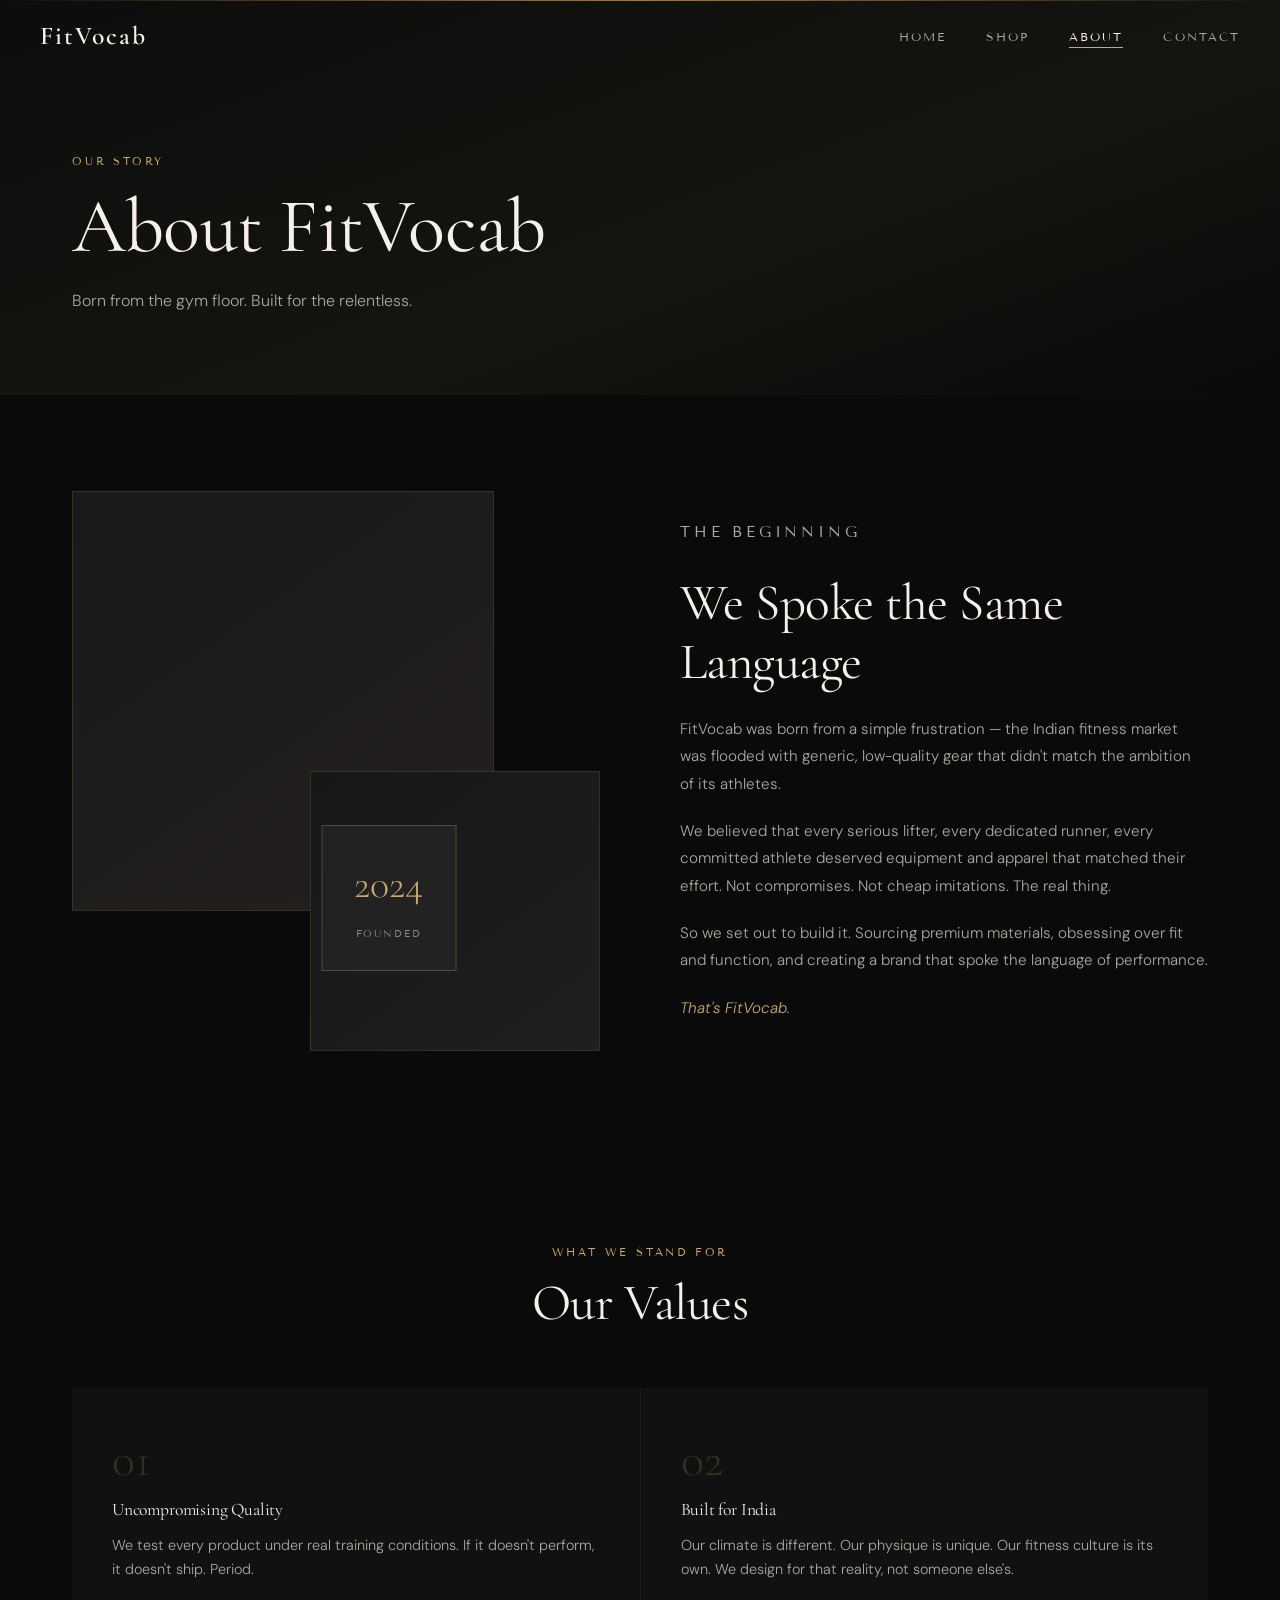
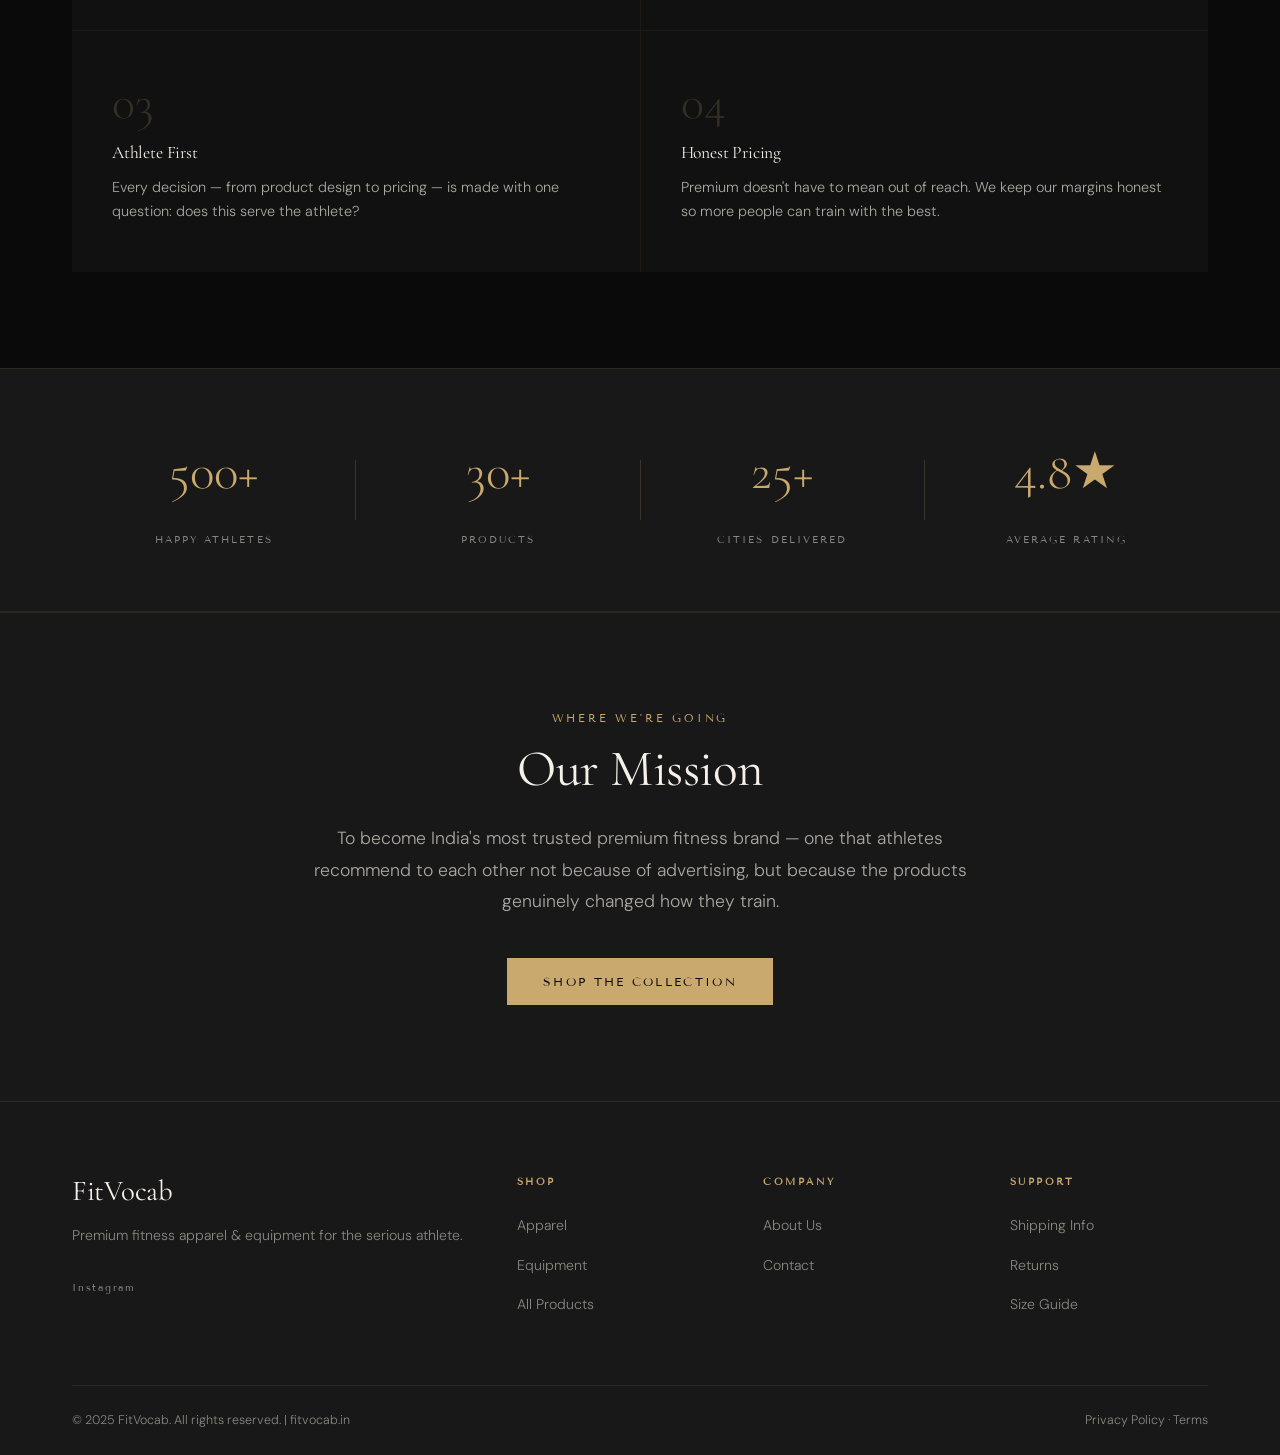
<file: about.html>
<!DOCTYPE html>
<html lang="en">
<head>
  <meta charset="UTF-8" />
  <meta name="viewport" content="width=device-width, initial-scale=1.0"/>
  <title>About — FitVocab</title>
  <link rel="preconnect" href="https://fonts.googleapis.com">
  <link rel="preconnect" href="https://fonts.gstatic.com" crossorigin>
  <link href="https://fonts.googleapis.com/css2?family=Cormorant+Garamond:ital,wght@0,300;0,400;0,600;1,300;1,400&family=Tenor+Sans&family=DM+Sans:wght@300;400;500&display=swap" rel="stylesheet">
  <link rel="stylesheet" href="css/style.css">
</head>
<body>

  <nav class="nav" id="nav">
    <a href="index.html" class="nav-logo">FitVocab</a>
    <ul class="nav-links">
      <li><a href="index.html">Home</a></li>
      <li><a href="products.html">Shop</a></li>
      <li><a href="about.html" class="active">About</a></li>
      <li><a href="contact.html">Contact</a></li>
    </ul>
    <button class="nav-toggle" id="navToggle">
      <span></span><span></span><span></span>
    </button>
  </nav>

  <div class="mobile-menu" id="mobileMenu">
    <ul>
      <li><a href="index.html">Home</a></li>
      <li><a href="products.html">Shop</a></li>
      <li><a href="about.html">About</a></li>
      <li><a href="contact.html">Contact</a></li>
    </ul>
  </div>

  <!-- PAGE HERO -->
  <section class="page-hero">
    <div class="page-hero-bg"></div>
    <div class="container">
      <p class="section-eyebrow">Our Story</p>
      <h1 class="page-hero-title">About FitVocab</h1>
      <p class="page-hero-sub">Born from the gym floor. Built for the relentless.</p>
    </div>
  </section>

  <!-- ORIGIN STORY -->
  <section class="about-story section">
    <div class="container">
      <div class="about-split">
        <div class="about-visual">
          <div class="about-img-block about-img-main"></div>
          <div class="about-img-block about-img-accent"></div>
          <div class="about-stat-card">
            <span class="stat-number">2024</span>
            <span class="stat-label">Founded</span>
          </div>
        </div>
        <div class="about-text">
          <p class="section-eyebrow">The Beginning</p>
          <h2>We Spoke the Same Language</h2>
          <p>FitVocab was born from a simple frustration — the Indian fitness market was flooded with generic, low-quality gear that didn't match the ambition of its athletes.</p>
          <p>We believed that every serious lifter, every dedicated runner, every committed athlete deserved equipment and apparel that matched their effort. Not compromises. Not cheap imitations. The real thing.</p>
          <p>So we set out to build it. Sourcing premium materials, obsessing over fit and function, and creating a brand that spoke the language of performance.</p>
          <p><em>That's FitVocab.</em></p>
        </div>
      </div>
    </div>
  </section>

  <!-- VALUES -->
  <section class="about-values section">
    <div class="container">
      <div class="section-header centered">
        <p class="section-eyebrow">What We Stand For</p>
        <h2 class="section-title">Our Values</h2>
      </div>
      <div class="values-grid">
        <div class="value-item">
          <div class="value-num">01</div>
          <h4>Uncompromising Quality</h4>
          <p>We test every product under real training conditions. If it doesn't perform, it doesn't ship. Period.</p>
        </div>
        <div class="value-item">
          <div class="value-num">02</div>
          <h4>Built for India</h4>
          <p>Our climate is different. Our physique is unique. Our fitness culture is its own. We design for that reality, not someone else's.</p>
        </div>
        <div class="value-item">
          <div class="value-num">03</div>
          <h4>Athlete First</h4>
          <p>Every decision — from product design to pricing — is made with one question: does this serve the athlete?</p>
        </div>
        <div class="value-item">
          <div class="value-num">04</div>
          <h4>Honest Pricing</h4>
          <p>Premium doesn't have to mean out of reach. We keep our margins honest so more people can train with the best.</p>
        </div>
      </div>
    </div>
  </section>

  <!-- STATS BAND -->
  <section class="stats-band">
    <div class="container">
      <div class="stats-row">
        <div class="stat">
          <span class="stat-big">500+</span>
          <span class="stat-desc">Happy Athletes</span>
        </div>
        <div class="stat-divider"></div>
        <div class="stat">
          <span class="stat-big">30+</span>
          <span class="stat-desc">Products</span>
        </div>
        <div class="stat-divider"></div>
        <div class="stat">
          <span class="stat-big">25+</span>
          <span class="stat-desc">Cities Delivered</span>
        </div>
        <div class="stat-divider"></div>
        <div class="stat">
          <span class="stat-big">4.8★</span>
          <span class="stat-desc">Average Rating</span>
        </div>
      </div>
    </div>
  </section>

  <!-- MISSION -->
  <section class="about-mission section">
    <div class="container">
      <div class="mission-inner">
        <p class="section-eyebrow">Where We're Going</p>
        <h2>Our Mission</h2>
        <p class="mission-text">To become India's most trusted premium fitness brand — one that athletes recommend to each other not because of advertising, but because the products genuinely changed how they train.</p>
        <a href="products.html" class="btn-primary">Shop the Collection</a>
      </div>
    </div>
  </section>

  <!-- FOOTER -->
  <footer class="footer">
    <div class="container">
      <div class="footer-grid">
        <div class="footer-brand">
          <h3 class="footer-logo">FitVocab</h3>
          <p>Premium fitness apparel & equipment for the serious athlete.</p>
          <div class="footer-social">
            <a href="https://instagram.com/fitvocab" target="_blank" aria-label="Instagram">Instagram</a>
          </div>
        </div>
        <div class="footer-links">
          <h5>Shop</h5>
          <ul>
            <li><a href="products.html?cat=apparel">Apparel</a></li>
            <li><a href="products.html?cat=equipment">Equipment</a></li>
            <li><a href="products.html">All Products</a></li>
          </ul>
        </div>
        <div class="footer-links">
          <h5>Company</h5>
          <ul>
            <li><a href="about.html">About Us</a></li>
            <li><a href="contact.html">Contact</a></li>
          </ul>
        </div>
        <div class="footer-links">
          <h5>Support</h5>
          <ul>
            <li><a href="#">Shipping Info</a></li>
            <li><a href="#">Returns</a></li>
            <li><a href="#">Size Guide</a></li>
          </ul>
        </div>
      </div>
      <div class="footer-bottom">
        <p>© 2025 FitVocab. All rights reserved. | fitvocab.in</p>
        <p><a href="#">Privacy Policy</a> · <a href="#">Terms</a></p>
      </div>
    </div>
  </footer>

  <script src="js/main.js"></script>
</body>
</html>
</file>
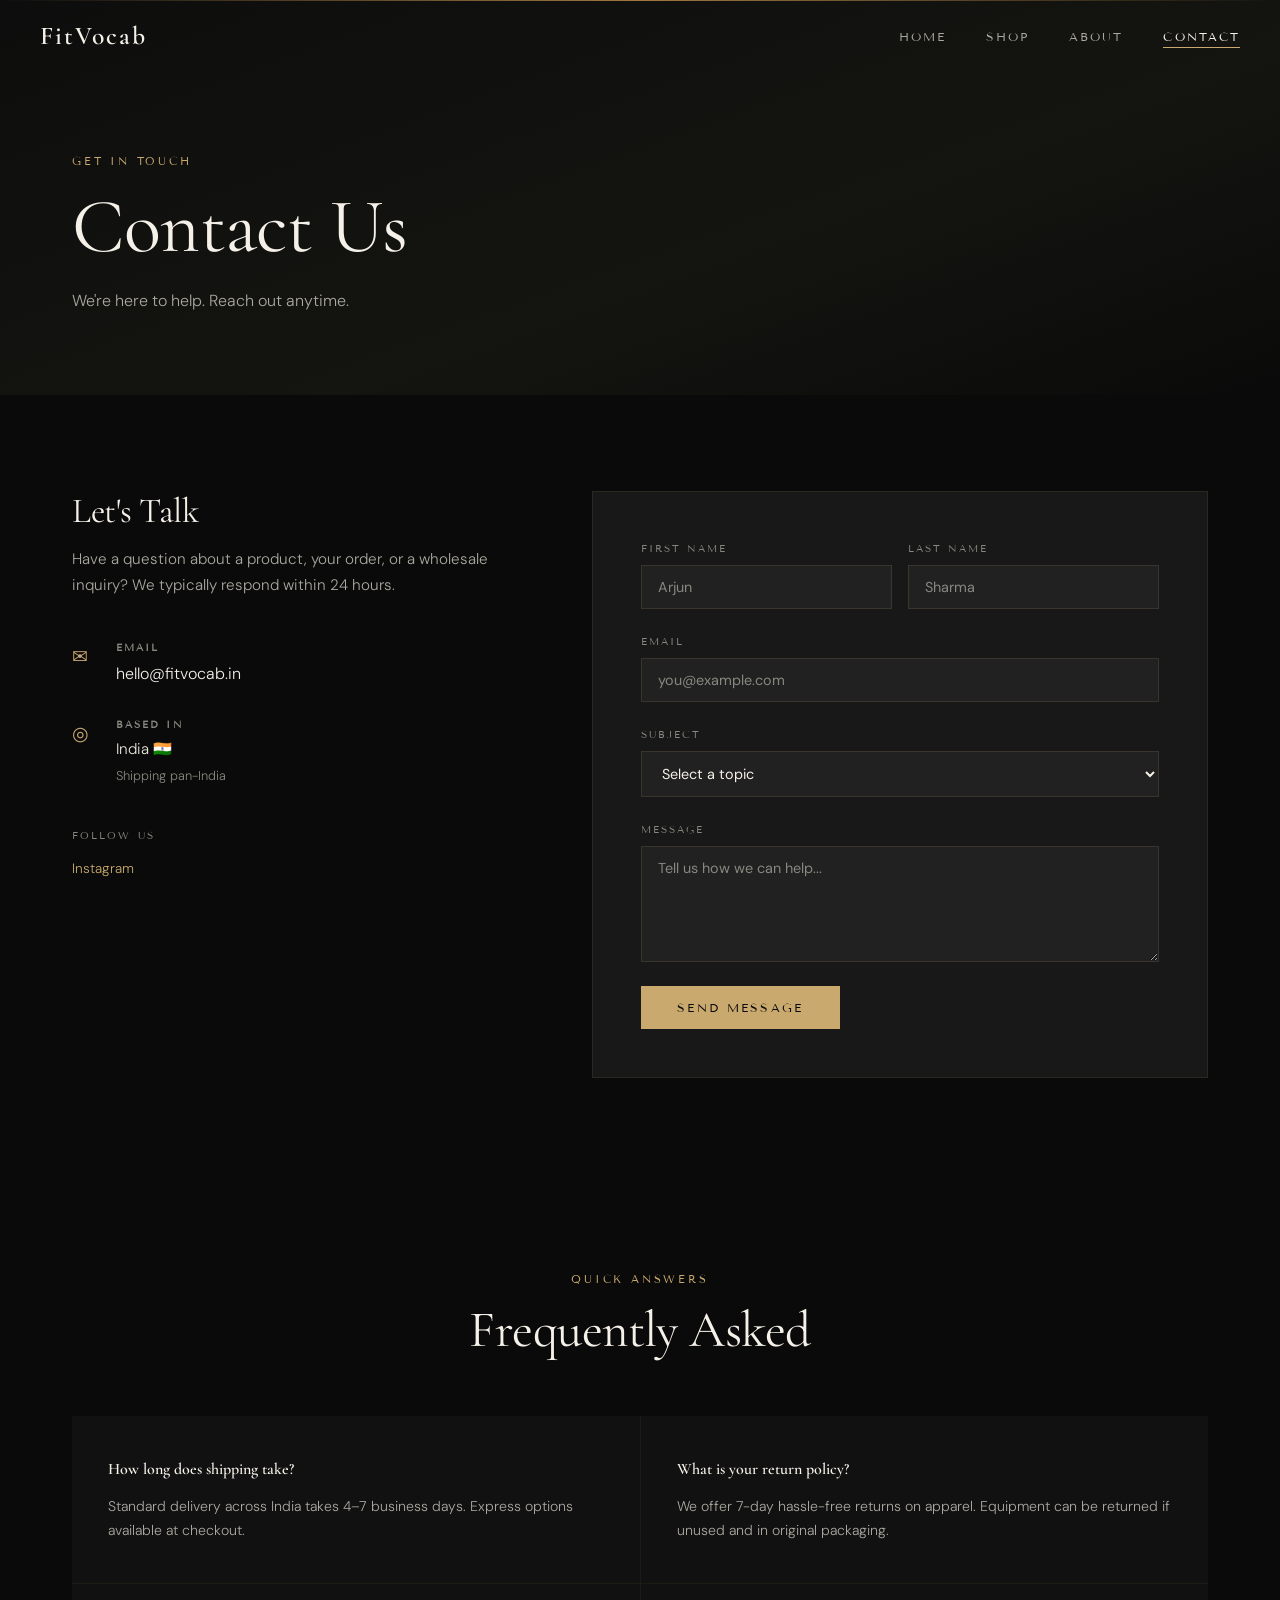
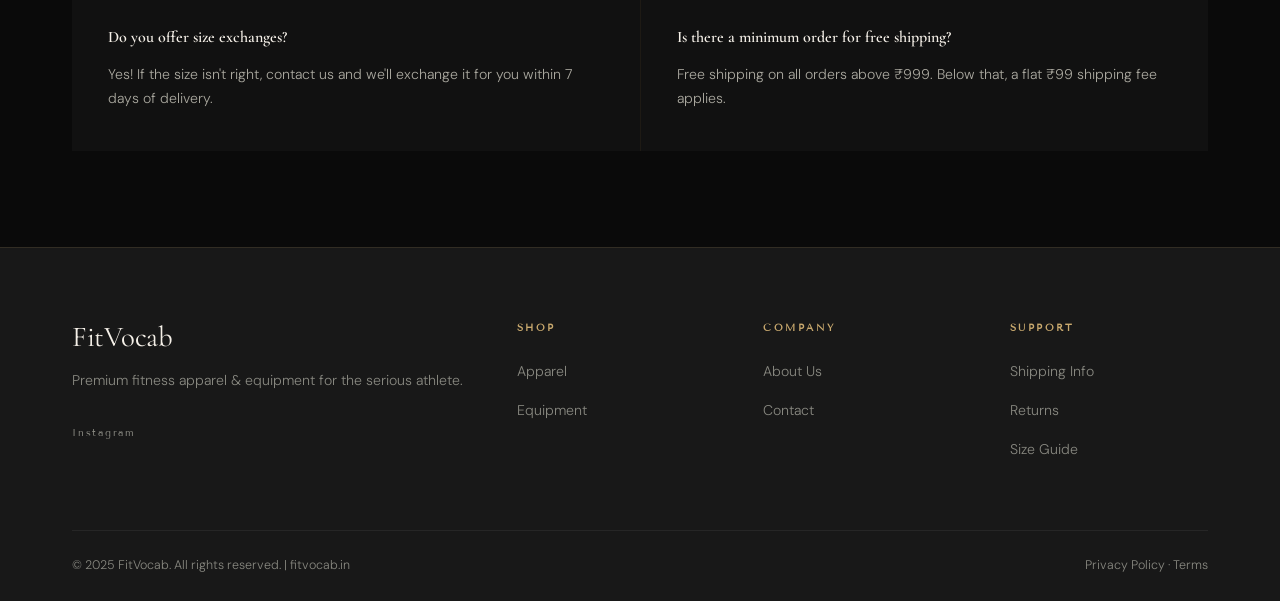
<file: contact.html>
<!DOCTYPE html>
<html lang="en">
<head>
  <meta charset="UTF-8" />
  <meta name="viewport" content="width=device-width, initial-scale=1.0"/>
  <title>Contact — FitVocab</title>
  <link rel="preconnect" href="https://fonts.googleapis.com">
  <link rel="preconnect" href="https://fonts.gstatic.com" crossorigin>
  <link href="https://fonts.googleapis.com/css2?family=Cormorant+Garamond:ital,wght@0,300;0,400;0,600;1,300;1,400&family=Tenor+Sans&family=DM+Sans:wght@300;400;500&display=swap" rel="stylesheet">
  <link rel="stylesheet" href="css/style.css">
</head>
<body>

  <nav class="nav" id="nav">
    <a href="index.html" class="nav-logo">FitVocab</a>
    <ul class="nav-links">
      <li><a href="index.html">Home</a></li>
      <li><a href="products.html">Shop</a></li>
      <li><a href="about.html">About</a></li>
      <li><a href="contact.html" class="active">Contact</a></li>
    </ul>
    <button class="nav-toggle" id="navToggle">
      <span></span><span></span><span></span>
    </button>
  </nav>

  <div class="mobile-menu" id="mobileMenu">
    <ul>
      <li><a href="index.html">Home</a></li>
      <li><a href="products.html">Shop</a></li>
      <li><a href="about.html">About</a></li>
      <li><a href="contact.html">Contact</a></li>
    </ul>
  </div>

  <!-- PAGE HERO -->
  <section class="page-hero">
    <div class="page-hero-bg"></div>
    <div class="container">
      <p class="section-eyebrow">Get in Touch</p>
      <h1 class="page-hero-title">Contact Us</h1>
      <p class="page-hero-sub">We're here to help. Reach out anytime.</p>
    </div>
  </section>

  <!-- CONTACT SECTION -->
  <section class="contact-section section">
    <div class="container">
      <div class="contact-grid">

        <!-- INFO -->
        <div class="contact-info">
          <h2>Let's Talk</h2>
          <p>Have a question about a product, your order, or a wholesale inquiry? We typically respond within 24 hours.</p>

          <div class="contact-items">
            <div class="contact-item">
              <div class="contact-icon">✉</div>
              <div>
                <h5>Email</h5>
                <a href="mailto:hello@fitvocab.in">hello@fitvocab.in</a>
              </div>
            </div>
            <div class="contact-item">
              <div class="contact-icon">◎</div>
              <div>
                <h5>Based In</h5>
                <p>India 🇮🇳</p>
                <p class="contact-note">Shipping pan-India</p>
              </div>
            </div>
          </div>

          <div class="contact-social">
            <p>Follow us</p>
            <div class="social-row">
              <a href="https://instagram.com/fitvocab" target="_blank" class="social-link">Instagram</a>
            </div>
          </div>
        </div>

        <!-- FORM -->
        <div class="contact-form-wrap">
          <form class="contact-form" id="contactForm" action="https://formspree.io/f/xjgpypll" method="POST">
            <div class="form-row">
              <div class="form-group">
                <label>First Name</label>
                <input type="text" name="first_name" placeholder="Arjun" required>
              </div>
              <div class="form-group">
                <label>Last Name</label>
                <input type="text" name="last_name" placeholder="Sharma" required>
              </div>
            </div>
            <div class="form-group">
              <label>Email</label>
              <input type="email" name="email" placeholder="you@example.com" required>
            </div>
            <div class="form-group">
              <label>Subject</label>
              <select name="subject">
                <option value="">Select a topic</option>
                <option>Product Inquiry</option>
                <option>Order Support</option>
                <option>Returns & Exchanges</option>
                <option>Wholesale / Bulk</option>
                <option>Other</option>
              </select>
            </div>
            <div class="form-group">
              <label>Message</label>
              <textarea rows="5" name="message" placeholder="Tell us how we can help..." required></textarea>
            </div>
            <button type="submit" class="btn-primary form-submit">Send Message</button>
          </form>
        </div>

      </div>
    </div>
  </section>

  <!-- FAQ STRIP -->
  <section class="faq-strip section">
    <div class="container">
      <div class="section-header centered">
        <p class="section-eyebrow">Quick Answers</p>
        <h2 class="section-title">Frequently Asked</h2>
      </div>
      <div class="faq-grid">
        <div class="faq-item">
          <h5>How long does shipping take?</h5>
          <p>Standard delivery across India takes 4–7 business days. Express options available at checkout.</p>
        </div>
        <div class="faq-item">
          <h5>What is your return policy?</h5>
          <p>We offer 7-day hassle-free returns on apparel. Equipment can be returned if unused and in original packaging.</p>
        </div>
        <div class="faq-item">
          <h5>Do you offer size exchanges?</h5>
          <p>Yes! If the size isn't right, contact us and we'll exchange it for you within 7 days of delivery.</p>
        </div>
        <div class="faq-item">
          <h5>Is there a minimum order for free shipping?</h5>
          <p>Free shipping on all orders above ₹999. Below that, a flat ₹99 shipping fee applies.</p>
        </div>
      </div>
    </div>
  </section>

  <!-- FOOTER -->
  <footer class="footer">
    <div class="container">
      <div class="footer-grid">
        <div class="footer-brand">
          <h3 class="footer-logo">FitVocab</h3>
          <p>Premium fitness apparel & equipment for the serious athlete.</p>
          <div class="footer-social">
            <a href="https://instagram.com/fitvocab" target="_blank" aria-label="Instagram">Instagram</a>
          </div>
        </div>
        <div class="footer-links">
          <h5>Shop</h5>
          <ul>
            <li><a href="products.html?cat=apparel">Apparel</a></li>
            <li><a href="products.html?cat=equipment">Equipment</a></li>
          </ul>
        </div>
        <div class="footer-links">
          <h5>Company</h5>
          <ul>
            <li><a href="about.html">About Us</a></li>
            <li><a href="contact.html">Contact</a></li>
          </ul>
        </div>
        <div class="footer-links">
          <h5>Support</h5>
          <ul>
            <li><a href="#">Shipping Info</a></li>
            <li><a href="#">Returns</a></li>
            <li><a href="#">Size Guide</a></li>
          </ul>
        </div>
      </div>
      <div class="footer-bottom">
        <p>© 2025 FitVocab. All rights reserved. | fitvocab.in</p>
        <p><a href="#">Privacy Policy</a> · <a href="#">Terms</a></p>
      </div>
    </div>
  </footer>

  <script src="js/main.js"></script>
</body>
</html>
</file>
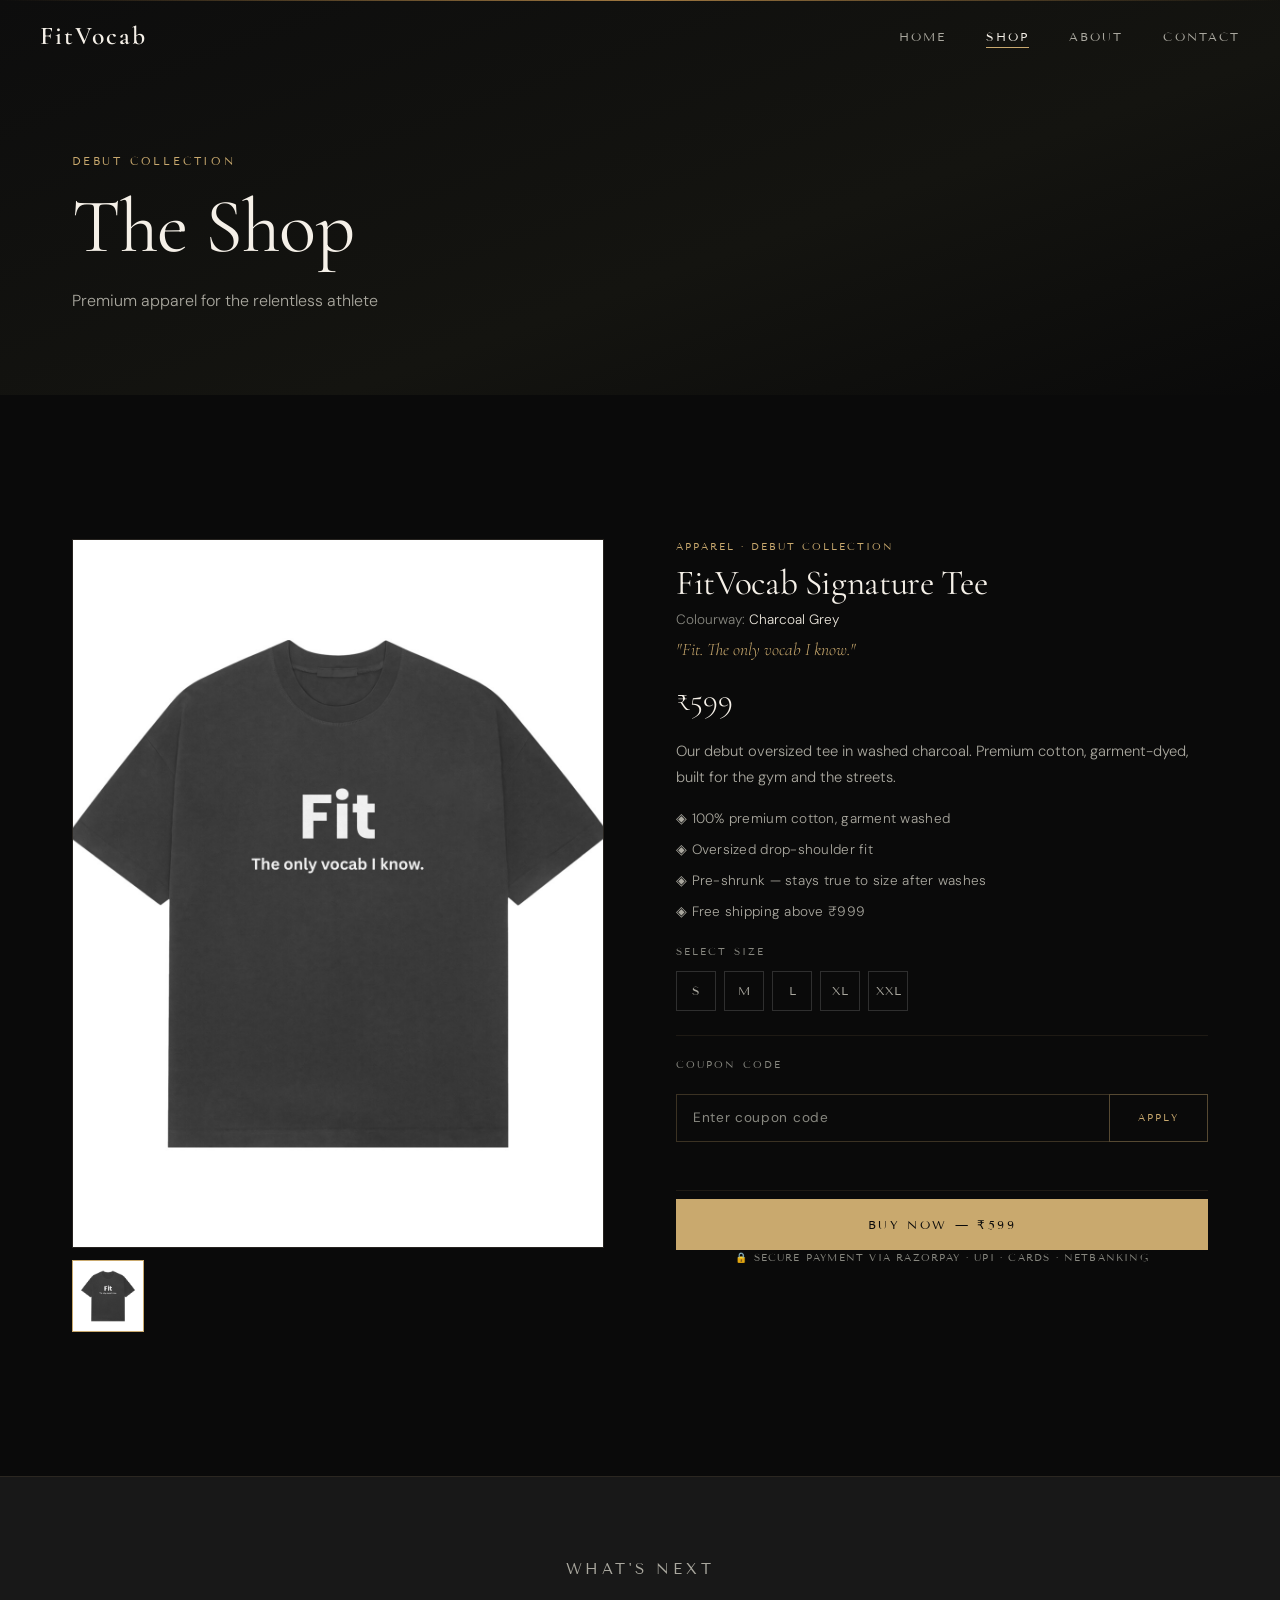
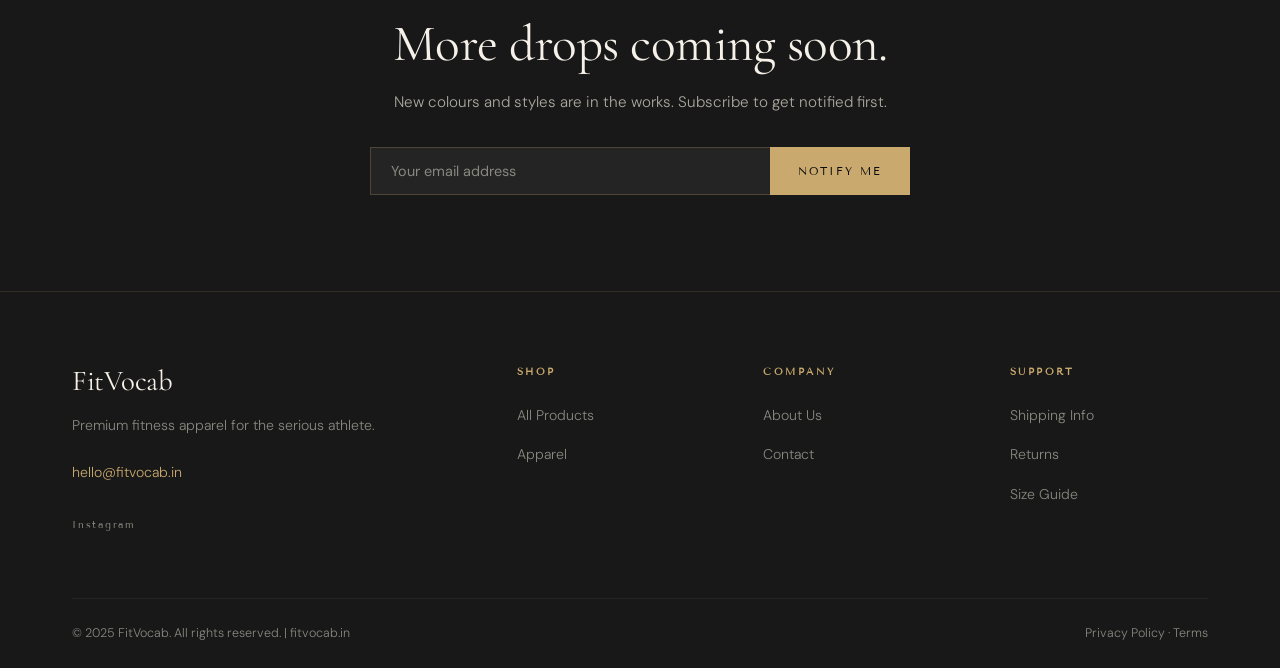
<file: products.html>
<!DOCTYPE html>
<html lang="en">
<head>
  <meta charset="UTF-8" />
  <meta name="viewport" content="width=device-width, initial-scale=1.0"/>
  <title>Shop — FitVocab</title>
  <link rel="preconnect" href="https://fonts.googleapis.com">
  <link rel="preconnect" href="https://fonts.gstatic.com" crossorigin>
  <link href="https://fonts.googleapis.com/css2?family=Cormorant+Garamond:ital,wght@0,300;0,400;0,600;1,300;1,400&family=Tenor+Sans&family=DM+Sans:wght@300;400;500&display=swap" rel="stylesheet">
  <link rel="stylesheet" href="css/style.css">
  <script src="https://checkout.razorpay.com/v1/checkout.js"></script>
</head>
<body>

  <nav class="nav" id="nav">
    <a href="index.html" class="nav-logo">FitVocab</a>
    <ul class="nav-links">
      <li><a href="index.html">Home</a></li>
      <li><a href="products.html" class="active">Shop</a></li>
      <li><a href="about.html">About</a></li>
      <li><a href="contact.html">Contact</a></li>
    </ul>
    <button class="nav-toggle" id="navToggle">
      <span></span><span></span><span></span>
    </button>
  </nav>

  <div class="mobile-menu" id="mobileMenu">
    <ul>
      <li><a href="index.html">Home</a></li>
      <li><a href="products.html">Shop</a></li>
      <li><a href="about.html">About</a></li>
      <li><a href="contact.html">Contact</a></li>
    </ul>
  </div>

  <!-- PAGE HEADER -->
  <section class="page-hero">
    <div class="page-hero-bg"></div>
    <div class="container">
      <p class="section-eyebrow">Debut Collection</p>
      <h1 class="page-hero-title">The Shop</h1>
      <p class="page-hero-sub">Premium apparel for the relentless athlete</p>
    </div>
  </section>

  <!-- PRODUCT DETAIL -->
  <section class="shop-section section">
    <div class="container">
      <div class="product-detail-card">

        <!-- GALLERY -->
        <div class="product-detail-gallery">
          <div class="gallery-main">
            <img src="images/tshirt-grey.jpg" alt="FitVocab Signature Tee — Charcoal Grey" id="galleryMain1"/>
          </div>
          <div class="gallery-thumbs">
            <div class="thumb active" onclick="switchImg('galleryMain1','images/tshirt-grey.jpg',this)">
              <img src="images/tshirt-grey.jpg" alt="Charcoal Grey"/>
            </div>
          </div>
        </div>

        <!-- INFO -->
        <div class="product-detail-info">
          <p class="product-cat">Apparel · Debut Collection</p>
          <h2 class="product-detail-name">FitVocab Signature Tee</h2>
          <p class="product-detail-color">Colourway: <span>Charcoal Grey</span></p>
          <p class="product-detail-tagline">"Fit. The only vocab I know."</p>

          <!-- PRICE DISPLAY -->
          <div class="price-block">
            <span class="product-detail-price" id="displayPrice">₹599</span>
            <span class="price-original" id="originalPrice" style="display:none;">₹599</span>
            <span class="price-saving" id="priceSaving" style="display:none;"></span>
          </div>

          <div class="product-detail-desc">
            <p>Our debut oversized tee in washed charcoal. Premium cotton, garment-dyed, built for the gym and the streets.</p>
            <ul class="product-features">
              <li>◈ 100% premium cotton, garment washed</li>
              <li>◈ Oversized drop-shoulder fit</li>
              <li>◈ Pre-shrunk — stays true to size after washes</li>
              <li>◈ Free shipping above ₹999</li>
            </ul>
          </div>

          <!-- SIZE SELECTOR -->
          <div class="size-row">
            <p class="modal-label">Select Size <span class="size-error" id="sizeError">— Please select a size</span></p>
            <div class="size-options">
              <button class="size-btn" onclick="selectSize(this)">S</button>
              <button class="size-btn" onclick="selectSize(this)">M</button>
              <button class="size-btn" onclick="selectSize(this)">L</button>
              <button class="size-btn" onclick="selectSize(this)">XL</button>
              <button class="size-btn" onclick="selectSize(this)">XXL</button>
            </div>
          </div>

          <!-- COUPON -->
          <div class="coupon-row">
            <p class="modal-label">Coupon Code</p>
            <div class="coupon-input-wrap">
              <input type="text" id="couponInput" placeholder="Enter coupon code" maxlength="20"/>
              <button class="btn-apply" id="applyBtn" onclick="applyCoupon()">Apply</button>
            </div>
            <p class="coupon-msg" id="couponMsg"></p>
          </div>

          <!-- BUY BUTTON -->
          <button class="btn-primary btn-buy" id="buyBtn" onclick="initiatePayment()">
            Buy Now — <span id="btnPrice">₹599</span>
          </button>

          <p class="secure-note">🔒 Secure payment via Razorpay · UPI · Cards · NetBanking</p>
        </div>

      </div>
    </div>
  </section>

  <!-- SUCCESS MODAL -->
  <div class="modal-overlay" id="successModal">
    <div class="modal success-modal">
      <div class="success-modal-left">
        <div class="success-icon">✓</div>
        <h3>Order<br>Confirmed!</h3>
        <p>Thank you for your purchase. Your order has been placed successfully.</p>
        <button class="btn-primary" onclick="downloadInvoice()">Download Invoice</button>
        <button class="btn-ghost" onclick="closeSuccess()">Continue Shopping</button>
      </div>
      <div class="success-modal-right">
        <div class="order-summary">
          <span class="order-summary-title">Order Summary</span>
          <div id="orderSummary"></div>
        </div>
      </div>
    </div>
  </div>

  <!-- COMING SOON STRIP -->
  <section class="coming-soon-strip">
    <div class="container">
      <div class="coming-soon-inner">
        <p class="section-eyebrow">What's Next</p>
        <h2>More drops coming soon.</h2>
        <p>New colours and styles are in the works. Subscribe to get notified first.</p>
        <form class="newsletter-form" onsubmit="handleNewsletter(event)">
          <input type="email" placeholder="Your email address" required>
          <button type="submit">Notify Me</button>
        </form>
      </div>
    </div>
  </section>

  <!-- FOOTER -->
  <footer class="footer">
    <div class="container">
      <div class="footer-grid">
        <div class="footer-brand">
          <h3 class="footer-logo">FitVocab</h3>
          <p>Premium fitness apparel for the serious athlete.</p>
          <p><a href="mailto:hello@fitvocab.in" style="color:#c9a96e;">hello@fitvocab.in</a></p>
          <div class="footer-social">
            <a href="https://instagram.com/fitvocab" target="_blank" aria-label="Instagram">Instagram</a>
          </div>
        </div>
        <div class="footer-links">
          <h5>Shop</h5>
          <ul>
            <li><a href="products.html">All Products</a></li>
            <li><a href="products.html">Apparel</a></li>
          </ul>
        </div>
        <div class="footer-links">
          <h5>Company</h5>
          <ul>
            <li><a href="about.html">About Us</a></li>
            <li><a href="contact.html">Contact</a></li>
          </ul>
        </div>
        <div class="footer-links">
          <h5>Support</h5>
          <ul>
            <li><a href="#">Shipping Info</a></li>
            <li><a href="#">Returns</a></li>
            <li><a href="#">Size Guide</a></li>
          </ul>
        </div>
      </div>
      <div class="footer-bottom">
        <p>© 2025 FitVocab. All rights reserved. | fitvocab.in</p>
        <p><a href="#">Privacy Policy</a> · <a href="#">Terms</a></p>
      </div>
    </div>
  </footer>

  <script src="js/main.js"></script>
  <script src="js/checkout.js"></script>
</body>
</html>
</file>
<file: css/style.css>
/* ============================================
   FITVOCAB — Premium Fitness Store
   Luxury Dark Aesthetic
   ============================================ */

:root {
  --black:    #0a0a0a;
  --dark:     #111111;
  --dark-2:   #181818;
  --dark-3:   #222222;
  --gold:     #c9a96e;
  --gold-lt:  #e2c992;
  --gold-dk:  #a07840;
  --white:    #f5f0e8;
  --white-2:  #ede8de;
  --grey:     #888880;
  --grey-lt:  #aaa89f;
  --radius:   2px;
  --nav-h:    72px;
  --transition: 0.4s cubic-bezier(0.25, 0.46, 0.45, 0.94);
}

/* RESET */
*, *::before, *::after { box-sizing: border-box; margin: 0; padding: 0; }
html { scroll-behavior: smooth; }
body {
  background: var(--black);
  color: var(--white);
  font-family: 'DM Sans', sans-serif;
  font-weight: 300;
  line-height: 1.7;
  overflow-x: hidden;
}
a { color: inherit; text-decoration: none; }
img { display: block; max-width: 100%; }
ul { list-style: none; }

/* TYPOGRAPHY */
h1, h2, h3, h4 {
  font-family: 'Cormorant Garamond', serif;
  font-weight: 400;
  line-height: 1.15;
  letter-spacing: -0.01em;
}
h1 { font-size: clamp(3rem, 7vw, 6rem); }
h2 { font-size: clamp(2rem, 4vw, 3.2rem); }
h3 { font-size: clamp(1.4rem, 2.5vw, 2rem); }
h4 { font-size: 1.2rem; }
em { font-style: italic; color: var(--gold); }

/* CONTAINER */
.container {
  max-width: 1200px;
  margin: 0 auto;
  padding: 0 32px;
}

/* SECTION SPACING */
.section { padding: 96px 0; }

/* SECTION HEADER */
.section-header {
  display: flex;
  align-items: baseline;
  gap: 24px;
  margin-bottom: 56px;
  flex-wrap: wrap;
}
.section-header.centered {
  flex-direction: column;
  align-items: center;
  text-align: center;
  gap: 12px;
}
.section-eyebrow {
  font-family: 'Tenor Sans', sans-serif;
  font-size: 0.7rem;
  letter-spacing: 0.25em;
  text-transform: uppercase;
  color: var(--gold);
}
.section-title { flex: 1; }
.section-link {
  font-family: 'Tenor Sans', sans-serif;
  font-size: 0.75rem;
  letter-spacing: 0.15em;
  text-transform: uppercase;
  color: var(--gold);
  margin-left: auto;
  white-space: nowrap;
  transition: opacity var(--transition);
}
.section-link:hover { opacity: 0.7; }

/* ============================================
   NAV
   ============================================ */
.nav {
  position: fixed;
  top: 0; left: 0; right: 0;
  z-index: 100;
  display: flex;
  align-items: center;
  justify-content: space-between;
  padding: 0 40px;
  height: var(--nav-h);
  transition: background var(--transition), border-color var(--transition);
}
.nav.scrolled {
  background: rgba(10,10,10,0.95);
  backdrop-filter: blur(12px);
  border-bottom: 1px solid rgba(201,169,110,0.15);
}
.nav-logo {
  font-family: 'Cormorant Garamond', serif;
  font-size: 1.6rem;
  font-weight: 600;
  letter-spacing: 0.08em;
  color: var(--white);
}
.nav-links {
  display: flex;
  gap: 40px;
}
.nav-links a {
  font-family: 'Tenor Sans', sans-serif;
  font-size: 0.72rem;
  letter-spacing: 0.18em;
  text-transform: uppercase;
  color: var(--grey-lt);
  transition: color var(--transition);
  position: relative;
}
.nav-links a::after {
  content: '';
  position: absolute;
  bottom: -4px; left: 0;
  width: 0; height: 1px;
  background: var(--gold);
  transition: width var(--transition);
}
.nav-links a:hover, .nav-links a.active {
  color: var(--white);
}
.nav-links a:hover::after, .nav-links a.active::after { width: 100%; }

.nav-toggle {
  display: none;
  flex-direction: column;
  gap: 5px;
  background: none;
  border: none;
  cursor: pointer;
  padding: 4px;
}
.nav-toggle span {
  display: block;
  width: 24px; height: 1px;
  background: var(--white);
  transition: var(--transition);
}

/* MOBILE MENU */
.mobile-menu {
  display: none;
  position: fixed;
  inset: 0;
  background: var(--black);
  z-index: 99;
  align-items: center;
  justify-content: center;
}
.mobile-menu.open { display: flex; }
.mobile-menu ul {
  display: flex;
  flex-direction: column;
  align-items: center;
  gap: 32px;
}
.mobile-menu a {
  font-family: 'Cormorant Garamond', serif;
  font-size: 2.5rem;
  color: var(--white-2);
  transition: color var(--transition);
}
.mobile-menu a:hover { color: var(--gold); }

/* ============================================
   BUTTONS
   ============================================ */
.btn-primary {
  display: inline-block;
  padding: 14px 36px;
  background: var(--gold);
  color: var(--black);
  font-family: 'Tenor Sans', sans-serif;
  font-size: 0.72rem;
  letter-spacing: 0.2em;
  text-transform: uppercase;
  transition: background var(--transition), transform 0.2s;
  cursor: pointer;
  border: none;
}
.btn-primary:hover {
  background: var(--gold-lt);
  transform: translateY(-2px);
}
.btn-ghost {
  display: inline-block;
  padding: 13px 36px;
  border: 1px solid rgba(201,169,110,0.5);
  color: var(--gold);
  font-family: 'Tenor Sans', sans-serif;
  font-size: 0.72rem;
  letter-spacing: 0.2em;
  text-transform: uppercase;
  transition: border-color var(--transition), background var(--transition);
}
.btn-ghost:hover {
  border-color: var(--gold);
  background: rgba(201,169,110,0.08);
}

/* ============================================
   HERO
   ============================================ */
.hero {
  position: relative;
  min-height: 100vh;
  display: flex;
  align-items: center;
  overflow: hidden;
}
.hero-bg {
  position: absolute;
  inset: 0;
  z-index: 0;
}
.hero-img {
  position: absolute;
  inset: 0;
  width: 100%;
  height: 100%;
  object-fit: cover;
  object-position: center;
  filter: brightness(0.35) saturate(0.6);
}
.hero-overlay {
  position: absolute;
  inset: 0;
  background:
    linear-gradient(to right, rgba(10,10,10,0.85) 40%, rgba(10,10,10,0.3) 100%),
    linear-gradient(to top, rgba(10,10,10,0.6) 0%, transparent 50%);
}
.hero-grain {
  position: absolute;
  inset: 0;
  opacity: 0.035;
  background-image: url("data:image/svg+xml,%3Csvg viewBox='0 0 256 256' xmlns='http://www.w3.org/2000/svg'%3E%3Cfilter id='noise'%3E%3CfeTurbulence type='fractalNoise' baseFrequency='0.9' numOctaves='4' stitchTiles='stitch'/%3E%3C/filter%3E%3Crect width='100%25' height='100%25' filter='url(%23noise)' opacity='1'/%3E%3C/svg%3E");
  background-size: 200px;
}
.hero-content {
  position: relative;
  z-index: 1;
  padding: 0 40px;
  max-width: 760px;
  padding-top: var(--nav-h);
}
.hero-eyebrow {
  font-family: 'Tenor Sans', sans-serif;
  font-size: 0.7rem;
  letter-spacing: 0.3em;
  text-transform: uppercase;
  color: var(--gold);
  margin-bottom: 24px;
}
.hero-title {
  font-size: clamp(4rem, 9vw, 8rem);
  font-weight: 300;
  line-height: 1.05;
  margin-bottom: 24px;
  color: var(--white);
}
.hero-sub {
  font-size: 1rem;
  color: var(--grey-lt);
  max-width: 460px;
  margin-bottom: 48px;
  line-height: 1.8;
}
.hero-cta {
  display: flex;
  gap: 16px;
  flex-wrap: wrap;
}

/* Hero decorative elements */
.hero-scroll {
  position: absolute;
  bottom: 48px;
  left: 40px;
  display: flex;
  flex-direction: column;
  align-items: center;
  gap: 12px;
  z-index: 1;
}
.hero-scroll span {
  font-family: 'Tenor Sans', sans-serif;
  font-size: 0.6rem;
  letter-spacing: 0.25em;
  text-transform: uppercase;
  color: var(--grey);
  writing-mode: vertical-rl;
}
.scroll-line {
  width: 1px;
  height: 60px;
  background: linear-gradient(to bottom, var(--gold), transparent);
  animation: scrollPulse 2s ease-in-out infinite;
}
@keyframes scrollPulse {
  0%, 100% { opacity: 0.4; transform: scaleY(1); }
  50% { opacity: 1; transform: scaleY(1.1); }
}

.hero-badge {
  position: absolute;
  top: calc(var(--nav-h) + 40px);
  right: 60px;
  z-index: 1;
}
.badge-ring {
  position: relative;
  width: 100px;
  height: 100px;
}
.badge-text-svg {
  width: 100%;
  height: 100%;
  animation: badgeSpin 25s linear infinite;
}
.badge-center {
  position: absolute;
  inset: 0;
  display: flex;
  align-items: center;
  justify-content: center;
  font-family: 'Cormorant Garamond', serif;
  font-size: 1.1rem;
  color: var(--gold);
}
@keyframes badgeSpin {
  from { transform: rotate(0deg); }
  to { transform: rotate(360deg); }
}

/* REVEAL ANIMATIONS */
.reveal {
  opacity: 0;
  transform: translateY(30px);
  animation: revealUp 0.9s cubic-bezier(0.25, 0.46, 0.45, 0.94) forwards;
}
.delay-1 { animation-delay: 0.2s; }
.delay-2 { animation-delay: 0.4s; }
.delay-3 { animation-delay: 0.6s; }
@keyframes revealUp {
  to { opacity: 1; transform: translateY(0); }
}

/* ============================================
   MARQUEE
   ============================================ */
.marquee-wrap {
  background: var(--dark-2);
  border-top: 1px solid rgba(201,169,110,0.15);
  border-bottom: 1px solid rgba(201,169,110,0.15);
  padding: 14px 0;
  overflow: hidden;
  white-space: nowrap;
}
.marquee-track {
  display: inline-flex;
  gap: 40px;
  animation: marquee 30s linear infinite;
}
.marquee-track span {
  font-family: 'Tenor Sans', sans-serif;
  font-size: 0.72rem;
  letter-spacing: 0.18em;
  text-transform: uppercase;
  color: var(--grey-lt);
}
.marquee-track .dot { color: var(--gold); }
@keyframes marquee {
  from { transform: translateX(0); }
  to { transform: translateX(-50%); }
}

/* ============================================
   CATEGORIES
   ============================================ */
.cat-grid {
  display: grid;
  grid-template-columns: 1fr 1fr;
  gap: 2px;
}
.cat-card {
  position: relative;
  height: 480px;
  overflow: hidden;
  cursor: pointer;
}
.cat-apparel {
  background: linear-gradient(135deg, #1a1a1a 0%, #252520 100%);
}
.cat-equipment {
  background: linear-gradient(135deg, #151515 0%, #202020 100%);
}
.cat-card::before {
  content: '';
  position: absolute;
  inset: 0;
  background:
    radial-gradient(ellipse 60% 60% at 40% 40%, rgba(201,169,110,0.12) 0%, transparent 60%);
  z-index: 0;
  transition: opacity 0.5s;
}
.cat-card:hover::before { opacity: 1.5; }
.cat-overlay {
  position: absolute;
  inset: 0;
  background: linear-gradient(to top, rgba(0,0,0,0.7) 0%, transparent 60%);
  z-index: 1;
  transition: background var(--transition);
}
.cat-card:hover .cat-overlay {
  background: linear-gradient(to top, rgba(0,0,0,0.8) 0%, rgba(0,0,0,0.2) 100%);
}
.cat-content {
  position: absolute;
  bottom: 48px;
  left: 48px;
  z-index: 2;
}
.cat-label {
  font-family: 'Tenor Sans', sans-serif;
  font-size: 0.65rem;
  letter-spacing: 0.3em;
  color: var(--gold);
  display: block;
  margin-bottom: 12px;
}
.cat-content h3 {
  font-size: 2.5rem;
  margin-bottom: 8px;
}
.cat-content p {
  color: var(--grey-lt);
  font-size: 0.9rem;
  margin-bottom: 16px;
}
.cat-arrow {
  font-size: 1.5rem;
  color: var(--gold);
  display: inline-block;
  transition: transform var(--transition);
}
.cat-card:hover .cat-arrow { transform: translateX(8px); }

/* Decorative geometric on category cards */
.cat-apparel::after, .cat-equipment::after {
  content: '';
  position: absolute;
  top: 32px; right: 32px;
  width: 80px; height: 80px;
  border: 1px solid rgba(201,169,110,0.2);
  z-index: 1;
  transition: transform 0.6s, opacity 0.4s;
}
.cat-card:hover::after {
  transform: rotate(45deg) scale(1.1);
  opacity: 0.6;
}

/* ============================================
   PRODUCT CARDS
   ============================================ */
.products-grid {
  display: grid;
  grid-template-columns: repeat(4, 1fr);
  gap: 24px;
}
.product-card {
  cursor: pointer;
}
.product-img-wrap {
  position: relative;
  overflow: hidden;
  aspect-ratio: 3/4;
  background: var(--dark-2);
  margin-bottom: 16px;
}
.product-img {
  width: 100%;
  height: 100%;
  transition: transform 0.6s cubic-bezier(0.25, 0.46, 0.45, 0.94);
}
.product-card:hover .product-img { transform: scale(1.06); }

/* Product image placeholders with premium gradients */
.product-img-1 { background: linear-gradient(145deg, #1c1c1a 0%, #2a2820 40%, #1e1c18 100%); }
.product-img-2 { background: linear-gradient(145deg, #181818 0%, #252525 40%, #1a1a1a 100%); }
.product-img-3 { background: linear-gradient(145deg, #1a1c1c 0%, #222828 40%, #181a1a 100%); }
.product-img-4 { background: linear-gradient(145deg, #1c1a18 0%, #282420 40%, #1a1816 100%); }
.product-img-5 { background: linear-gradient(145deg, #181c1c 0%, #202828 40%, #161a1a 100%); }
.product-img-6 { background: linear-gradient(145deg, #1c1c18 0%, #28281e 40%, #1a1a16 100%); }
.product-img-7 { background: linear-gradient(145deg, #1a1818 0%, #261e1e 40%, #181414 100%); }
.product-img-8 { background: linear-gradient(145deg, #181c18 0%, #1e2a1e 40%, #161a16 100%); }

/* Add inner texture to product images */
.product-img::after {
  content: '';
  position: absolute;
  inset: 20%;
  border: 1px solid rgba(201,169,110,0.08);
  transition: opacity 0.4s;
}

.product-tag {
  position: absolute;
  top: 16px; left: 16px;
  background: var(--gold);
  color: var(--black);
  font-family: 'Tenor Sans', sans-serif;
  font-size: 0.6rem;
  letter-spacing: 0.15em;
  text-transform: uppercase;
  padding: 4px 10px;
  z-index: 2;
}
.product-hover {
  position: absolute;
  inset: 0;
  background: rgba(0,0,0,0.4);
  display: flex;
  align-items: flex-end;
  justify-content: center;
  padding-bottom: 24px;
  opacity: 0;
  transition: opacity var(--transition);
  z-index: 3;
}
.product-card:hover .product-hover { opacity: 1; }
.btn-quick {
  display: inline-block;
  padding: 10px 28px;
  background: var(--white);
  color: var(--black);
  font-family: 'Tenor Sans', sans-serif;
  font-size: 0.65rem;
  letter-spacing: 0.18em;
  text-transform: uppercase;
  transform: translateY(10px);
  transition: transform 0.3s;
}
.product-card:hover .btn-quick { transform: translateY(0); }

.product-cat {
  font-family: 'Tenor Sans', sans-serif;
  font-size: 0.62rem;
  letter-spacing: 0.2em;
  text-transform: uppercase;
  color: var(--gold);
  margin-bottom: 6px;
}
.product-name {
  font-size: 1rem;
  font-family: 'Cormorant Garamond', serif;
  font-weight: 400;
  margin-bottom: 6px;
}
.product-price {
  font-family: 'DM Sans', sans-serif;
  font-size: 0.95rem;
  font-weight: 400;
  color: var(--grey-lt);
}

/* ============================================
   BRAND STATEMENT
   ============================================ */
.brand-statement {
  padding: 80px 0;
  background: var(--dark-2);
  border-top: 1px solid rgba(201,169,110,0.1);
  border-bottom: 1px solid rgba(201,169,110,0.1);
}
.statement-inner {
  max-width: 900px;
  margin: 0 auto;
  padding: 0 32px;
  display: flex;
  align-items: center;
  gap: 40px;
}
.statement-line {
  flex: 1;
  height: 1px;
  background: linear-gradient(to right, transparent, var(--gold-dk), transparent);
}
blockquote {
  font-family: 'Cormorant Garamond', serif;
  font-size: clamp(1.3rem, 2.5vw, 1.9rem);
  font-weight: 300;
  font-style: italic;
  text-align: center;
  color: var(--white-2);
  line-height: 1.5;
  white-space: nowrap;
  flex-shrink: 0;
}

/* ============================================
   WHY SECTION
   ============================================ */
.why-grid {
  display: grid;
  grid-template-columns: repeat(4, 1fr);
  gap: 1px;
  background: rgba(201,169,110,0.1);
}
.why-card {
  background: var(--dark);
  padding: 48px 32px;
  transition: background var(--transition);
}
.why-card:hover { background: var(--dark-2); }
.why-icon {
  font-size: 1.4rem;
  color: var(--gold);
  margin-bottom: 20px;
}
.why-card h4 {
  font-size: 1rem;
  margin-bottom: 12px;
  letter-spacing: 0.02em;
}
.why-card p {
  font-size: 0.88rem;
  color: var(--grey-lt);
  line-height: 1.7;
}

/* ============================================
   NEWSLETTER
   ============================================ */
.newsletter {
  padding: 96px 0;
  background: var(--dark-2);
  border-top: 1px solid rgba(201,169,110,0.1);
}
.newsletter-inner {
  max-width: 560px;
  margin: 0 auto;
  text-align: center;
  padding: 0 32px;
}
.newsletter-inner h2 {
  margin: 16px 0 36px;
  font-size: clamp(1.8rem, 3vw, 2.6rem);
}
.newsletter-form {
  display: flex;
  gap: 0;
  margin-bottom: 16px;
}
.newsletter-form input {
  flex: 1;
  padding: 14px 20px;
  background: rgba(255,255,255,0.05);
  border: 1px solid rgba(201,169,110,0.25);
  border-right: none;
  color: var(--white);
  font-family: 'DM Sans', sans-serif;
  font-size: 0.9rem;
  outline: none;
  transition: border-color var(--transition);
}
.newsletter-form input:focus { border-color: var(--gold); }
.newsletter-form input::placeholder { color: var(--grey); }
.newsletter-form button {
  padding: 14px 28px;
  background: var(--gold);
  color: var(--black);
  border: none;
  font-family: 'Tenor Sans', sans-serif;
  font-size: 0.7rem;
  letter-spacing: 0.18em;
  text-transform: uppercase;
  cursor: pointer;
  transition: background var(--transition);
}
.newsletter-form button:hover { background: var(--gold-lt); }
.newsletter-note {
  font-size: 0.78rem;
  color: var(--grey);
}

/* ============================================
   PAGE HERO (inner pages)
   ============================================ */
.page-hero {
  position: relative;
  padding: calc(var(--nav-h) + 80px) 0 80px;
  overflow: hidden;
}
.page-hero-bg {
  position: absolute;
  inset: 0;
  background: linear-gradient(160deg, #0d0d0d 0%, #141410 60%, #0a0a0a 100%);
}
.page-hero-bg::after {
  content: '';
  position: absolute;
  top: 0; left: 0; right: 0;
  height: 1px;
  background: linear-gradient(to right, transparent, var(--gold-dk), transparent);
}
.page-hero .container { position: relative; z-index: 1; }
.page-hero-title {
  font-size: clamp(3rem, 6vw, 5rem);
  margin: 12px 0 16px;
}
.page-hero-sub {
  color: var(--grey-lt);
  font-size: 1rem;
}

/* ============================================
   SHOP PAGE
   ============================================ */
.filter-bar {
  display: flex;
  justify-content: space-between;
  align-items: center;
  margin-bottom: 48px;
  padding-bottom: 24px;
  border-bottom: 1px solid rgba(201,169,110,0.1);
  flex-wrap: wrap;
  gap: 16px;
}
.filter-tabs {
  display: flex;
  gap: 4px;
}
.filter-btn {
  padding: 8px 24px;
  background: none;
  border: 1px solid rgba(255,255,255,0.1);
  color: var(--grey-lt);
  font-family: 'Tenor Sans', sans-serif;
  font-size: 0.68rem;
  letter-spacing: 0.18em;
  text-transform: uppercase;
  cursor: pointer;
  transition: all var(--transition);
}
.filter-btn.active, .filter-btn:hover {
  background: var(--gold);
  color: var(--black);
  border-color: var(--gold);
}
.sort-select {
  background: var(--dark-2);
  border: 1px solid rgba(201,169,110,0.2);
  color: var(--grey-lt);
  font-family: 'Tenor Sans', sans-serif;
  font-size: 0.68rem;
  letter-spacing: 0.1em;
  padding: 8px 16px;
  cursor: pointer;
  outline: none;
}

/* PRODUCT MODAL */
.modal-overlay {
  display: none;
  position: fixed;
  inset: 0;
  background: rgba(0,0,0,0.85);
  z-index: 200;
  align-items: center;
  justify-content: center;
  padding: 24px;
  backdrop-filter: blur(6px);
}
.modal-overlay.open { display: flex; }
.modal {
  background: var(--dark-2);
  border: 1px solid rgba(201,169,110,0.2);
  max-width: 800px;
  width: 100%;
  display: grid;
  grid-template-columns: 1fr 1fr;
  position: relative;
  animation: modalIn 0.4s cubic-bezier(0.25, 0.46, 0.45, 0.94);
}
@keyframes modalIn {
  from { opacity: 0; transform: scale(0.95) translateY(20px); }
  to { opacity: 1; transform: scale(1) translateY(0); }
}
.modal-close {
  position: absolute;
  top: 16px; right: 16px;
  background: none;
  border: none;
  color: var(--grey-lt);
  font-size: 1rem;
  cursor: pointer;
  z-index: 1;
  transition: color var(--transition);
}
.modal-close:hover { color: var(--white); }
.modal-img-wrap { aspect-ratio: 1; }
.modal-img {
  width: 100%;
  height: 100%;
}
.modal-info {
  padding: 48px 40px;
  display: flex;
  flex-direction: column;
  gap: 16px;
}
.modal-price {
  font-size: 1.5rem;
  font-family: 'Cormorant Garamond', serif;
  color: var(--gold);
}
.modal-desc { font-size: 0.88rem; color: var(--grey-lt); line-height: 1.7; }
.modal-label {
  font-family: 'Tenor Sans', sans-serif;
  font-size: 0.65rem;
  letter-spacing: 0.2em;
  text-transform: uppercase;
  color: var(--grey);
  margin-bottom: 10px;
}
.size-options { display: flex; gap: 8px; }
.size-btn {
  width: 40px; height: 40px;
  background: none;
  border: 1px solid rgba(255,255,255,0.15);
  color: var(--grey-lt);
  font-family: 'Tenor Sans', sans-serif;
  font-size: 0.72rem;
  cursor: pointer;
  transition: all var(--transition);
}
.size-btn.selected, .size-btn:hover {
  border-color: var(--gold);
  color: var(--gold);
}
.modal-buy {
  margin-top: auto;
  display: block;
  text-align: center;
  width: 100%;
  font-size: 0.65rem;
}
.modal-note {
  font-size: 0.75rem;
  color: var(--grey);
  text-align: center;
}

/* ============================================
   ABOUT PAGE
   ============================================ */
.about-split {
  display: grid;
  grid-template-columns: 1fr 1fr;
  gap: 80px;
  align-items: center;
}
.about-visual {
  position: relative;
  height: 560px;
}
.about-img-block {
  position: absolute;
  border: 1px solid rgba(201,169,110,0.15);
}
.about-img-main {
  top: 0; left: 0;
  width: 80%;
  height: 75%;
  background: linear-gradient(145deg, #1a1818, #242020);
}
.about-img-accent {
  bottom: 0; right: 0;
  width: 55%;
  height: 50%;
  background: linear-gradient(145deg, #161818, #1e2020);
}
.about-stat-card {
  position: absolute;
  bottom: 80px; left: 60%;
  transform: translateX(-50%);
  background: var(--dark-3);
  border: 1px solid rgba(201,169,110,0.3);
  padding: 24px 32px;
  text-align: center;
  z-index: 2;
}
.stat-number {
  display: block;
  font-family: 'Cormorant Garamond', serif;
  font-size: 2.5rem;
  color: var(--gold);
}
.stat-label {
  font-family: 'Tenor Sans', sans-serif;
  font-size: 0.6rem;
  letter-spacing: 0.2em;
  text-transform: uppercase;
  color: var(--grey);
}
.about-text {
  display: flex;
  flex-direction: column;
  gap: 20px;
}
.about-text h2 { margin: 8px 0 4px; }
.about-text p { color: var(--grey-lt); font-size: 0.95rem; line-height: 1.8; }
.about-text em { font-style: italic; color: var(--gold); }

.values-grid {
  display: grid;
  grid-template-columns: repeat(2, 1fr);
  gap: 1px;
  background: rgba(201,169,110,0.1);
}
.value-item {
  background: var(--dark);
  padding: 48px 40px;
  transition: background var(--transition);
}
.value-item:hover { background: var(--dark-2); }
.value-num {
  font-family: 'Cormorant Garamond', serif;
  font-size: 3rem;
  color: rgba(201,169,110,0.2);
  margin-bottom: 16px;
  line-height: 1;
}
.value-item h4 { font-size: 1.1rem; margin-bottom: 12px; }
.value-item p { color: var(--grey-lt); font-size: 0.9rem; line-height: 1.7; }

/* STATS BAND */
.stats-band {
  background: var(--dark-2);
  border-top: 1px solid rgba(201,169,110,0.1);
  border-bottom: 1px solid rgba(201,169,110,0.1);
  padding: 60px 0;
}
.stats-row {
  display: flex;
  align-items: center;
  justify-content: center;
  gap: 0;
}
.stat {
  flex: 1;
  text-align: center;
  padding: 0 20px;
}
.stat-big {
  display: block;
  font-family: 'Cormorant Garamond', serif;
  font-size: clamp(2.5rem, 4vw, 3.5rem);
  color: var(--gold);
  margin-bottom: 8px;
}
.stat-desc {
  font-family: 'Tenor Sans', sans-serif;
  font-size: 0.65rem;
  letter-spacing: 0.2em;
  text-transform: uppercase;
  color: var(--grey);
}
.stat-divider {
  width: 1px;
  height: 60px;
  background: rgba(201,169,110,0.2);
}

/* MISSION */
.about-mission {
  background: var(--dark-2);
  border-top: 1px solid rgba(201,169,110,0.1);
}
.mission-inner {
  max-width: 680px;
  margin: 0 auto;
  text-align: center;
}
.mission-inner h2 { margin: 12px 0 24px; }
.mission-text {
  font-size: 1.1rem;
  color: var(--grey-lt);
  line-height: 1.8;
  margin-bottom: 40px;
}

/* ============================================
   CONTACT PAGE
   ============================================ */
.contact-grid {
  display: grid;
  grid-template-columns: 1fr 1.4fr;
  gap: 80px;
  align-items: start;
}
.contact-info h2 { font-size: 2.2rem; margin-bottom: 16px; }
.contact-info > p { color: var(--grey-lt); font-size: 0.95rem; margin-bottom: 40px; line-height: 1.7; }
.contact-items {
  display: flex;
  flex-direction: column;
  gap: 28px;
  margin-bottom: 40px;
}
.contact-item {
  display: flex;
  gap: 20px;
  align-items: flex-start;
}
.contact-icon {
  font-size: 1.2rem;
  color: var(--gold);
  margin-top: 2px;
  width: 24px;
  flex-shrink: 0;
}
.contact-item h5 {
  font-family: 'Tenor Sans', sans-serif;
  font-size: 0.65rem;
  letter-spacing: 0.2em;
  text-transform: uppercase;
  color: var(--grey);
  margin-bottom: 4px;
}
.contact-item p { font-size: 0.95rem; color: var(--white-2); }
.contact-note { font-size: 0.8rem !important; color: var(--grey) !important; margin-top: 2px; }
.contact-social p {
  font-family: 'Tenor Sans', sans-serif;
  font-size: 0.65rem;
  letter-spacing: 0.2em;
  text-transform: uppercase;
  color: var(--grey);
  margin-bottom: 12px;
}
.social-row { display: flex; gap: 16px; }
.social-link {
  font-size: 0.85rem;
  color: var(--gold);
  transition: opacity var(--transition);
}
.social-link:hover { opacity: 0.7; }

/* CONTACT FORM */
.contact-form-wrap {
  background: var(--dark-2);
  border: 1px solid rgba(201,169,110,0.1);
  padding: 48px;
}

.contact-form { display: flex; flex-direction: column; gap: 24px; }
.form-row { display: grid; grid-template-columns: 1fr 1fr; gap: 16px; }
.form-group { display: flex; flex-direction: column; gap: 8px; }
.form-group label {
  font-family: 'Tenor Sans', sans-serif;
  font-size: 0.63rem;
  letter-spacing: 0.2em;
  text-transform: uppercase;
  color: var(--grey);
}
.form-group input, .form-group select, .form-group textarea {
  background: rgba(255,255,255,0.04);
  border: 1px solid rgba(201,169,110,0.15);
  padding: 12px 16px;
  color: var(--white);
  font-family: 'DM Sans', sans-serif;
  font-size: 0.9rem;
  outline: none;
  transition: border-color var(--transition);
  resize: vertical;
}
.form-group input:focus, .form-group select:focus, .form-group textarea:focus {
  border-color: rgba(201,169,110,0.5);
}
.form-group input::placeholder, .form-group textarea::placeholder { color: var(--grey); }
.form-group select option { background: var(--dark-2); }
.form-submit {
  align-self: flex-start;
  cursor: pointer;
}
.form-success {
  display: none;
  padding: 12px 20px;
  background: rgba(201,169,110,0.1);
  border: 1px solid rgba(201,169,110,0.3);
  color: var(--gold);
  font-size: 0.85rem;
}
.form-success.show { display: block; }

/* FAQ STRIP */
.faq-grid {
  display: grid;
  grid-template-columns: repeat(2, 1fr);
  gap: 1px;
  background: rgba(201,169,110,0.1);
}
.faq-item {
  background: var(--dark);
  padding: 40px 36px;
}
.faq-item h5 {
  font-size: 1rem;
  font-family: 'Cormorant Garamond', serif;
  font-weight: 600;
  margin-bottom: 12px;
  color: var(--white);
}
.faq-item p { font-size: 0.88rem; color: var(--grey-lt); line-height: 1.7; }

/* ============================================
   FOOTER
   ============================================ */
.footer {
  background: var(--dark-2);
  border-top: 1px solid rgba(201,169,110,0.15);
  padding: 72px 0 0;
}
.footer-grid {
  display: grid;
  grid-template-columns: 2fr 1fr 1fr 1fr;
  gap: 48px;
  margin-bottom: 56px;
}
.footer-logo {
  font-family: 'Cormorant Garamond', serif;
  font-size: 1.8rem;
  font-weight: 400;
  margin-bottom: 16px;
}
.footer-brand p { font-size: 0.88rem; color: var(--grey); line-height: 1.7; margin-bottom: 24px; }
.footer-social { display: flex; gap: 16px; }
.footer-social a {
  font-family: 'Tenor Sans', sans-serif;
  font-size: 0.62rem;
  letter-spacing: 0.18em;
  color: var(--grey);
  transition: color var(--transition);
  padding: 8px 0;
}
.footer-social a:hover { color: var(--gold); }
.footer-links h5 {
  font-family: 'Tenor Sans', sans-serif;
  font-size: 0.62rem;
  letter-spacing: 0.25em;
  text-transform: uppercase;
  color: var(--gold);
  margin-bottom: 20px;
}
.footer-links li { margin-bottom: 12px; }
.footer-links a {
  font-size: 0.88rem;
  color: var(--grey);
  transition: color var(--transition);
}
.footer-links a:hover { color: var(--white-2); }
.footer-bottom {
  border-top: 1px solid rgba(255,255,255,0.06);
  padding: 24px 0;
  display: flex;
  justify-content: space-between;
  align-items: center;
  flex-wrap: wrap;
  gap: 12px;
}
.footer-bottom p { font-size: 0.78rem; color: var(--grey); }
.footer-bottom a { color: var(--grey); transition: color var(--transition); }
.footer-bottom a:hover { color: var(--gold); }

/* ============================================
   REAL PRODUCT IMAGES
   ============================================ */
.product-real-img {
  width: 100%;
  height: 100%;
  object-fit: cover;
  object-position: center top;
  display: block;
  transition: transform 0.6s cubic-bezier(0.25, 0.46, 0.45, 0.94);
}
.product-card:hover .product-real-img { transform: scale(1.04); }

/* SOLD OUT STATES */
.sold-out-tag {
  background: #7a1a1a !important;
  color: #ffaaaa !important;
}
.sold-out-price {
  color: #cc4444 !important;
  font-style: italic;
  font-size: 0.85rem !important;
}
.sold-out-pill {
  display: inline-block;
  padding: 6px 18px;
  border: 1px solid #7a1a1a;
  color: #cc4444;
  font-family: 'Tenor Sans', sans-serif;
  font-size: 0.65rem;
  letter-spacing: 0.2em;
  text-transform: uppercase;
  margin: 4px 0 12px;
}
.btn-soldout {
  display: block;
  width: 100%;
  padding: 14px 36px;
  background: #1e1e1e;
  color: #555;
  border: 1px solid #2a2a2a;
  font-family: 'Tenor Sans', sans-serif;
  font-size: 0.72rem;
  letter-spacing: 0.18em;
  text-transform: uppercase;
  cursor: not-allowed;
  margin-bottom: 12px;
}
.size-btn.disabled {
  opacity: 0.3;
  cursor: not-allowed;
}
.waitlist-link {
  display: block;
  font-size: 0.85rem;
  color: var(--gold);
  transition: opacity var(--transition);
}
.waitlist-link:hover { opacity: 0.7; }

/* HOME GRID — 2 columns centered */
.home-grid {
  grid-template-columns: repeat(2, 1fr);
  max-width: 720px;
}

/* RESTOCK NOTICE */
.restock-notice {
  margin-top: 48px;
  padding: 28px 36px;
  border: 1px solid rgba(201,169,110,0.2);
  background: rgba(201,169,110,0.04);
  display: flex;
  align-items: center;
  justify-content: space-between;
  gap: 24px;
  flex-wrap: wrap;
  max-width: 720px;
}
.restock-notice p { font-size: 0.92rem; color: var(--white-2); }
.btn-sm {
  padding: 10px 24px;
  font-size: 0.65rem;
  white-space: nowrap;
}

/* SOLD OUT BANNER */
.sold-out-banner {
  background: rgba(201,169,110,0.08);
  border-bottom: 1px solid rgba(201,169,110,0.2);
  padding: 14px 32px;
  text-align: center;
}
.sold-out-banner p {
  font-family: 'Tenor Sans', sans-serif;
  font-size: 0.75rem;
  letter-spacing: 0.1em;
  color: var(--grey-lt);
}
.sold-out-banner a {
  color: var(--gold);
  text-decoration: underline;
  text-underline-offset: 3px;
}

/* ============================================
   PRODUCT DETAIL CARDS (shop page)
   ============================================ */
.product-detail-card {
  display: grid;
  grid-template-columns: 1fr 1fr;
  gap: 72px;
  align-items: start;
  padding: 48px 0;
}
.product-detail-card.reverse {
  direction: rtl;
}
.product-detail-card.reverse > * {
  direction: ltr;
}
.product-detail-gallery {}
.gallery-main {
  aspect-ratio: 3/4;
  overflow: hidden;
  background: var(--dark-2);
  border: 1px solid rgba(201,169,110,0.08);
  margin-bottom: 12px;
}
.gallery-main img {
  width: 100%;
  height: 100%;
  object-fit: cover;
  object-position: center top;
  transition: transform 0.6s ease;
}
.gallery-main:hover img { transform: scale(1.03); }
.gallery-thumbs { display: flex; gap: 8px; }
.thumb {
  width: 72px;
  height: 72px;
  overflow: hidden;
  border: 1px solid rgba(255,255,255,0.08);
  cursor: pointer;
  transition: border-color var(--transition);
}
.thumb.active, .thumb:hover { border-color: var(--gold); }
.thumb img { width: 100%; height: 100%; object-fit: cover; object-position: center top; }

.product-detail-name {
  font-size: 2.2rem;
  margin: 8px 0 4px;
}
.product-detail-color {
  font-size: 0.85rem;
  color: var(--grey);
  margin-bottom: 4px;
}
.product-detail-color span { color: var(--white-2); }
.product-detail-desc { margin: 8px 0 20px; }
.product-detail-desc p { font-size: 0.92rem; color: var(--grey-lt); line-height: 1.75; margin-bottom: 16px; }
.product-features {
  list-style: none;
  display: flex;
  flex-direction: column;
  gap: 8px;
}
.product-features li {
  font-size: 0.85rem;
  color: var(--grey-lt);
  letter-spacing: 0.02em;
}
.size-row { margin-bottom: 24px; }

.product-divider {
  height: 1px;
  background: rgba(201,169,110,0.1);
  margin: 0;
}

/* COMING SOON STRIP */
.coming-soon-strip {
  background: var(--dark-2);
  border-top: 1px solid rgba(201,169,110,0.1);
  padding: 80px 0;
}
.coming-soon-inner {
  max-width: 540px;
  margin: 0 auto;
  text-align: center;
}
.coming-soon-inner h2 { margin: 12px 0 16px; }
.coming-soon-inner > p { color: var(--grey-lt); margin-bottom: 32px; font-size: 0.95rem; }

/* ============================================
   RESPONSIVE
   ============================================ */
@media (max-width: 1024px) {
  .products-grid { grid-template-columns: repeat(3, 1fr); }
  .footer-grid { grid-template-columns: 1fr 1fr; gap: 36px; }
  .about-split { gap: 48px; }
}

@media (max-width: 768px) {
  :root { --nav-h: 60px; }
  .nav { padding: 0 20px; }
  .nav-links { display: none; }
  .nav-toggle { display: flex; }
  .hero-content { padding: 0 24px; }
  .hero-badge { display: none; }
  .hero-scroll { left: 24px; }
  blockquote { font-size: 1.1rem; white-space: normal; }
  .statement-inner { flex-direction: column; gap: 20px; text-align: center; }
  .cat-grid { grid-template-columns: 1fr; }
  .cat-card { height: 320px; }
  .products-grid { grid-template-columns: repeat(2, 1fr); gap: 16px; }
  .home-grid { grid-template-columns: 1fr 1fr; max-width: 100%; }
  .why-grid { grid-template-columns: 1fr 1fr; }
  .stats-row { flex-wrap: wrap; gap: 32px; }
  .stat-divider { display: none; }
  .about-split { grid-template-columns: 1fr; }
  .about-visual { height: 360px; }
  .values-grid { grid-template-columns: 1fr; }
  .contact-grid { grid-template-columns: 1fr; gap: 48px; }
  .contact-form-wrap { padding: 32px 24px; }
  .faq-grid { grid-template-columns: 1fr; }
  .footer-grid { grid-template-columns: 1fr 1fr; }
  .container { padding: 0 20px; }
  .section { padding: 64px 0; }
  .modal { grid-template-columns: 1fr; }
  .modal-img-wrap { aspect-ratio: 16/9; }
  .product-detail-card { grid-template-columns: 1fr; gap: 32px; }
  .product-detail-card.reverse { direction: ltr; }
  .restock-notice { flex-direction: column; text-align: center; max-width: 100%; }
}

@media (max-width: 480px) {
  .products-grid { grid-template-columns: 1fr 1fr; gap: 12px; }
  .why-grid { grid-template-columns: 1fr; }
  .footer-grid { grid-template-columns: 1fr; }
  .footer-bottom { flex-direction: column; text-align: center; }
  .form-row { grid-template-columns: 1fr; }
  .newsletter-form { flex-direction: column; }
  .newsletter-form input { border-right: 1px solid rgba(201,169,110,0.25); border-bottom: none; }
}

/* ============================================
   HOMEPAGE PRODUCT SPLIT
   ============================================ */
.home-product-split {
  display: grid;
  grid-template-columns: 1fr 1fr;
  gap: 80px;
  align-items: center;
  margin-bottom: 48px;
}
.home-product-img {
  aspect-ratio: 1;
  overflow: hidden;
  background: #f5f5f5;
  border: 1px solid rgba(201,169,110,0.1);
}
.home-product-img img {
  width: 100%;
  height: 100%;
  object-fit: cover;
  object-position: center;
  transition: transform 0.6s ease;
}
.home-product-img:hover img { transform: scale(1.04); }
.home-product-info {
  display: flex;
  flex-direction: column;
  gap: 16px;
}
.home-product-name {
  font-size: clamp(1.6rem, 3vw, 2.4rem);
  font-style: italic;
  color: var(--gold);
  margin: 4px 0;
}
.home-product-desc {
  font-size: 0.95rem;
  color: var(--grey-lt);
  line-height: 1.75;
}
.home-product-price {
  font-family: 'Cormorant Garamond', serif;
  font-size: 2rem;
  color: var(--white);
  margin: 4px 0;
}
.product-detail-price {
  font-family: 'Cormorant Garamond', serif;
  font-size: 2rem;
  color: var(--white);
  margin: 4px 0;
}
.product-detail-tagline {
  font-family: 'Cormorant Garamond', serif;
  font-size: 1.1rem;
  font-style: italic;
  color: var(--gold);
  margin: 0;
}

@media (max-width: 768px) {
  .home-product-split { grid-template-columns: 1fr; gap: 32px; }
}

/* ============================================
   CHECKOUT STYLES
   ============================================ */
.price-block {
  display: flex;
  align-items: center;
  gap: 14px;
  flex-wrap: wrap;
  margin: 4px 0 8px;
}
.price-original {
  font-family: 'DM Sans', sans-serif;
  font-size: 1.1rem;
  color: var(--grey);
  text-decoration: line-through;
}
.price-saving {
  font-family: 'Tenor Sans', sans-serif;
  font-size: 0.65rem;
  letter-spacing: 0.15em;
  text-transform: uppercase;
  color: #7dcf7d;
  background: rgba(109,191,109,0.08);
  padding: 4px 12px;
  border: 1px solid rgba(109,191,109,0.25);
}

/* COUPON */
.coupon-row {
  display: flex;
  flex-direction: column;
  gap: 10px;
  padding: 20px 0;
  border-top: 1px solid rgba(201,169,110,0.1);
  border-bottom: 1px solid rgba(201,169,110,0.1);
}
.coupon-input-wrap {
  display: flex;
  gap: 0;
  height: 48px;
}
.coupon-input-wrap input {
  flex: 1;
  background: transparent;
  border: 1px solid rgba(201,169,110,0.25);
  border-right: none;
  padding: 0 16px;
  color: var(--white);
  font-family: 'Tenor Sans', sans-serif;
  font-size: 0.75rem;
  letter-spacing: 0.2em;
  text-transform: uppercase;
  outline: none;
  transition: border-color var(--transition);
}
.coupon-input-wrap input:focus { border-color: var(--gold); }
.coupon-input-wrap input::placeholder {
  text-transform: none;
  letter-spacing: 0.05em;
  color: var(--grey);
  font-family: 'DM Sans', sans-serif;
  font-size: 0.85rem;
}
.btn-apply {
  padding: 0 28px;
  background: transparent;
  border: 1px solid rgba(201,169,110,0.4);
  color: var(--gold);
  font-family: 'Tenor Sans', sans-serif;
  font-size: 0.65rem;
  letter-spacing: 0.22em;
  text-transform: uppercase;
  cursor: pointer;
  transition: all var(--transition);
  white-space: nowrap;
}
.btn-apply:hover:not(:disabled) {
  background: var(--gold);
  color: var(--black);
  border-color: var(--gold);
}
.btn-apply:disabled { opacity: 0.5; cursor: not-allowed; }
.coupon-msg {
  font-family: 'Tenor Sans', sans-serif;
  font-size: 0.68rem;
  letter-spacing: 0.12em;
  min-height: 18px;
}
.coupon-msg.success { color: #7dcf7d; }
.coupon-msg.error   { color: #d97070; }

/* SIZE ERROR */
.size-error {
  color: #d97070;
  font-size: 0.7rem;
  font-family: 'DM Sans', sans-serif;
  font-weight: 400;
  letter-spacing: 0;
  text-transform: none;
  display: none;
}

/* BUY BUTTON */
.btn-buy {
  width: 100%;
  text-align: center;
  font-size: 0.75rem;
  letter-spacing: 0.22em;
  padding: 18px;
  margin-top: 8px;
}
.secure-note {
  font-family: 'Tenor Sans', sans-serif;
  font-size: 0.62rem;
  letter-spacing: 0.12em;
  color: var(--grey);
  text-align: center;
  text-transform: uppercase;
}

/* SUCCESS MODAL */
.success-modal {
  display: grid;
  grid-template-columns: 1fr 1.2fr;
  max-width: 720px;
  width: 100%;
  overflow: hidden;
  animation: modalIn 0.4s cubic-bezier(0.25, 0.46, 0.45, 0.94);
}
.success-modal-left {
  background: #0e0e0c;
  border-right: 1px solid rgba(201,169,110,0.12);
  padding: 52px 40px;
  display: flex;
  flex-direction: column;
  gap: 20px;
}
.success-modal-right {
  background: var(--dark-2);
  padding: 52px 40px;
}
.success-icon {
  width: 44px;
  height: 44px;
  border: 1px solid rgba(109,191,109,0.5);
  display: flex;
  align-items: center;
  justify-content: center;
  font-size: 1rem;
  color: #7dcf7d;
  flex-shrink: 0;
}
.success-modal-left h3 {
  font-size: 2.2rem;
  line-height: 1.1;
  color: var(--white);
  margin: 0;
}
.success-modal-left p {
  color: var(--grey);
  font-size: 0.88rem;
  line-height: 1.75;
  margin: 0;
}
.success-modal-left .btn-primary {
  display: block;
  text-align: center;
  font-size: 0.65rem;
  letter-spacing: 0.2em;
  padding: 14px;
  margin-top: auto;
  cursor: pointer;
  border: none;
}
.success-modal-left .btn-ghost {
  display: block;
  text-align: center;
  font-size: 0.65rem;
  letter-spacing: 0.2em;
  padding: 12px;
  cursor: pointer;
  border-color: rgba(201,169,110,0.4);
  color: var(--gold);
}
.success-modal-left .btn-ghost:hover {
  background: rgba(201,169,110,0.08);
  border-color: var(--gold);
}

/* ORDER SUMMARY TABLE */
.order-summary { width: 100%; }
.order-summary-title {
  font-family: 'Tenor Sans', sans-serif;
  font-size: 0.6rem;
  letter-spacing: 0.3em;
  text-transform: uppercase;
  color: var(--gold);
  padding-bottom: 16px;
  margin-bottom: 4px;
  border-bottom: 1px solid rgba(201,169,110,0.2);
  display: block;
}
.sr-table {
  width: 100%;
  border-collapse: collapse;
}
.sr-table tr { border-bottom: 1px solid rgba(255,255,255,0.04); }
.sr-table tr:last-child { border-bottom: none; }
.sr-label {
  font-family: 'Tenor Sans', sans-serif;
  font-size: 0.6rem;
  letter-spacing: 0.18em;
  text-transform: uppercase;
  color: var(--grey);
  padding: 12px 16px 12px 0;
  white-space: nowrap;
  vertical-align: top;
  width: 35%;
}
.sr-value {
  font-family: 'DM Sans', sans-serif;
  font-size: 0.85rem;
  color: var(--white-2);
  padding: 12px 0;
  vertical-align: top;
  line-height: 1.5;
}
.sr-total .sr-label { color: var(--gold-lt); }
.sr-total .sr-value {
  font-family: 'Cormorant Garamond', serif;
  font-size: 1.4rem;
  color: var(--gold);
  font-weight: 400;
}

@media (max-width: 640px) {
  .success-modal { grid-template-columns: 1fr; }
  .success-modal-left { border-right: none; border-bottom: 1px solid rgba(201,169,110,0.12); padding: 36px 28px; }
  .success-modal-right { padding: 36px 28px; }
  .success-modal-left h3 { font-size: 1.8rem; }
}
</file>
